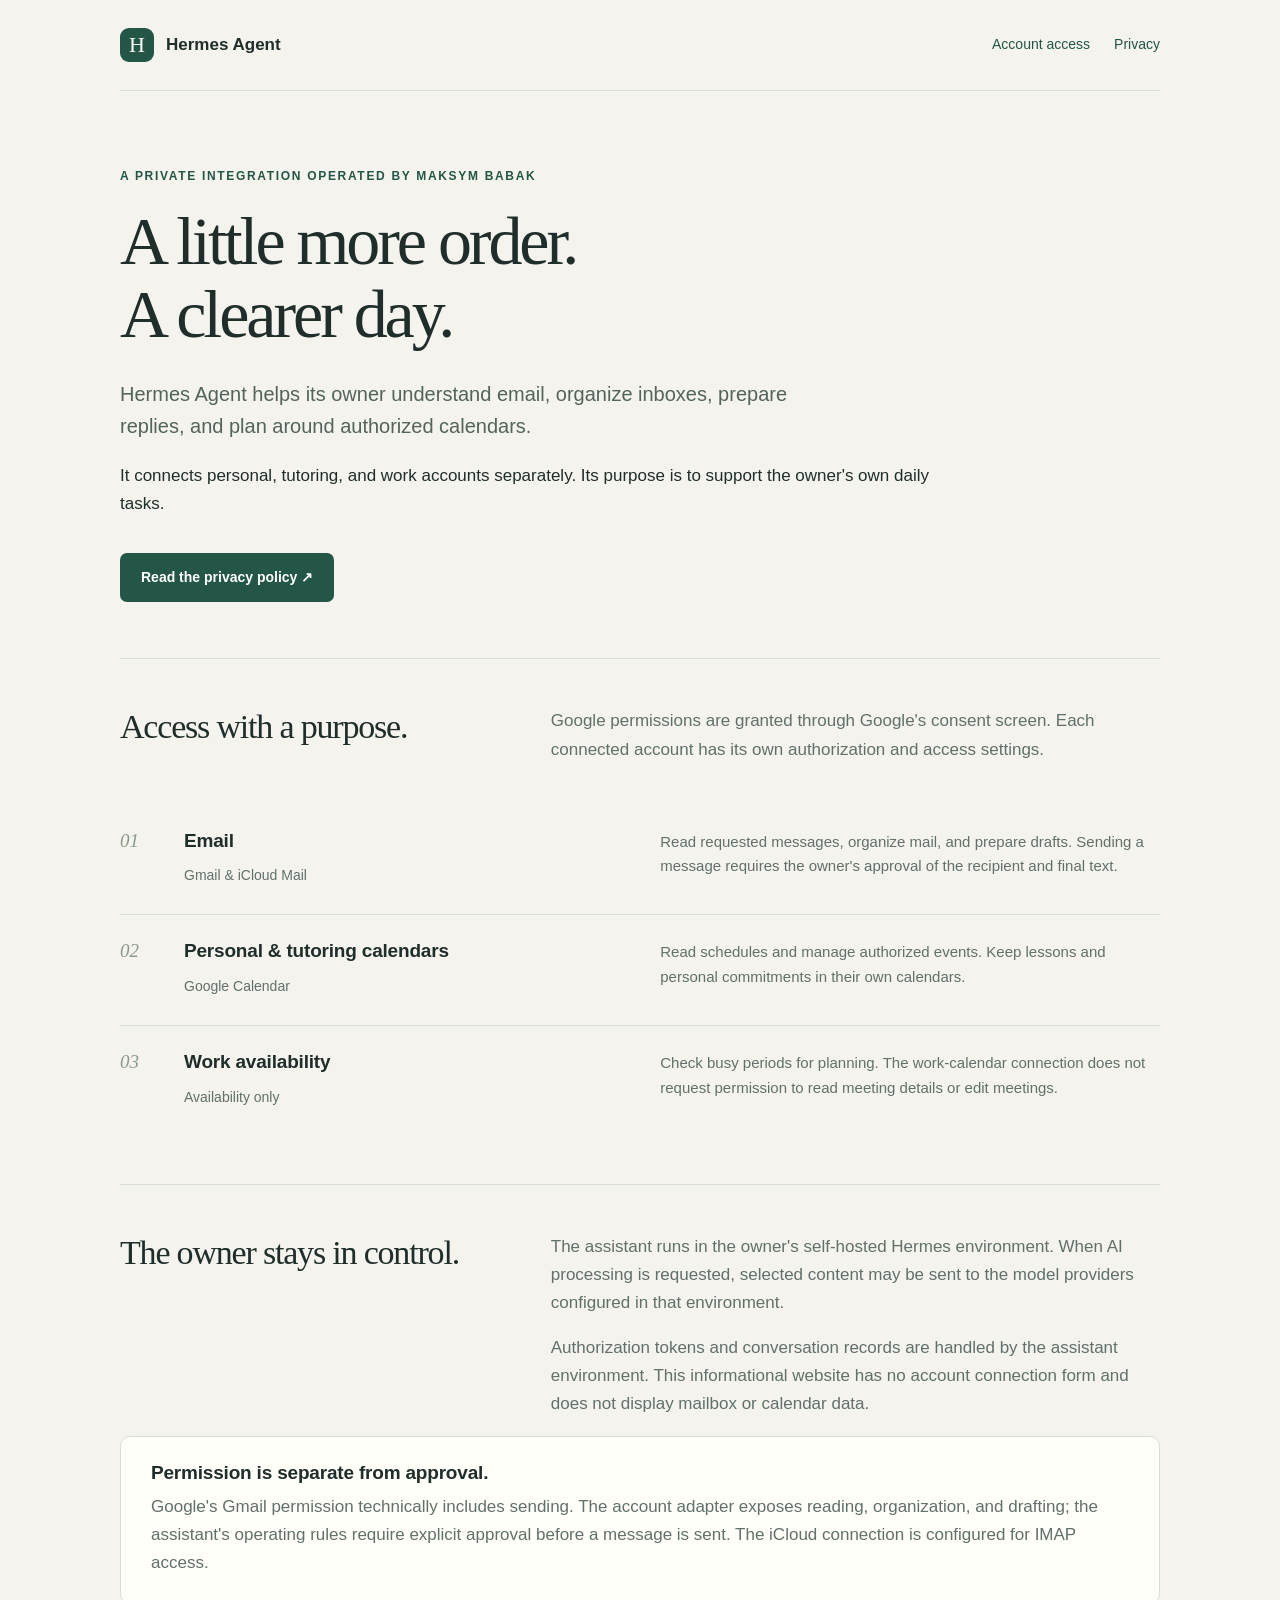
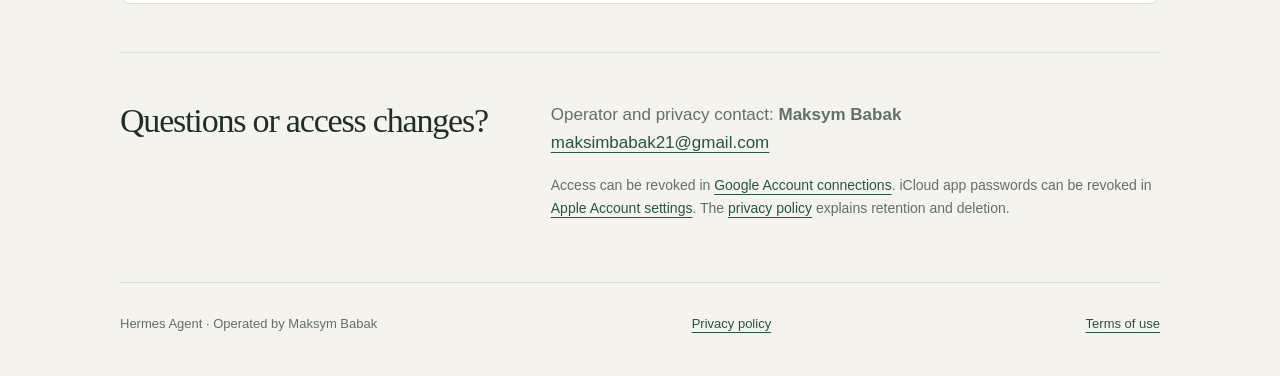
<file: index.html>
<!doctype html>
<html lang="en"><head><meta charset="utf-8"><meta name="viewport" content="width=device-width,initial-scale=1"><meta name="description" content="Hermes Agent is Maksym Babak's private assistant for authorized email and calendar tasks. Learn about its purpose, permissions, and privacy controls."><meta name="referrer" content="no-referrer"><title>Hermes Agent — Personal email & calendar assistant</title><link rel="icon" type="image/svg+xml" href="favicon.svg"><link rel="stylesheet" href="styles.css"></head>
<body><a class="skip" href="#main">Skip to content</a><div class="wrap">
<header class="header"><a class="brand" href="index.html"><span class="mark" aria-hidden="true">H</span>Hermes Agent</a><nav class="nav" aria-label="Main navigation"><a href="#access">Account access</a><a href="privacy.html">Privacy</a></nav></header>
<main id="main"><section class="hero"><div class="eyebrow">A private integration operated by Maksym Babak</div><h1>A little more order.<br>A clearer day.</h1><p class="lede">Hermes Agent helps its owner understand email, organize inboxes, prepare replies, and plan around authorized calendars.</p><p>It connects personal, tutoring, and work accounts separately. Its purpose is to support the owner's own daily tasks.</p><a class="button" href="privacy.html">Read the privacy policy <span aria-hidden="true">↗</span></a></section>
<section class="section" id="access"><div class="section-head"><h2>Access with a purpose.</h2><p>Google permissions are granted through Google's consent screen. Each connected account has its own authorization and access settings.</p></div><div class="rows">
<div class="row"><span class="num">01</span><div><h3>Email</h3><span class="small">Gmail & iCloud Mail</span></div><p>Read requested messages, organize mail, and prepare drafts. Sending a message requires the owner's approval of the recipient and final text.</p></div>
<div class="row"><span class="num">02</span><div><h3>Personal & tutoring calendars</h3><span class="small">Google Calendar</span></div><p>Read schedules and manage authorized events. Keep lessons and personal commitments in their own calendars.</p></div>
<div class="row"><span class="num">03</span><div><h3>Work availability</h3><span class="small">Availability only</span></div><p>Check busy periods for planning. The work-calendar connection does not request permission to read meeting details or edit meetings.</p></div>
</div></section>
<section class="section"><div class="section-head"><h2>The owner stays in control.</h2><div><p>The assistant runs in the owner's self-hosted Hermes environment. When AI processing is requested, selected content may be sent to the model providers configured in that environment.</p><p>Authorization tokens and conversation records are handled by the assistant environment. This informational website has no account connection form and does not display mailbox or calendar data.</p></div></div><div class="note"><h3>Permission is separate from approval.</h3><p>Google's Gmail permission technically includes sending. The account adapter exposes reading, organization, and drafting; the assistant's operating rules require explicit approval before a message is sent. The iCloud connection is configured for IMAP access.</p></div></section>
<section class="section"><div class="section-head"><h2>Questions or access changes?</h2><div><p>Operator and privacy contact: <strong>Maksym Babak</strong><br><a class="contact" href="mailto:maksimbabak21@gmail.com">maksimbabak21@gmail.com</a></p><p class="small">Access can be revoked in <a href="https://myaccount.google.com/connections">Google Account connections</a>. iCloud app passwords can be revoked in <a href="https://account.apple.com/">Apple Account settings</a>. The <a href="privacy.html#control">privacy policy</a> explains retention and deletion.</p></div></div></section></main>
<footer class="footer"><span>Hermes Agent · Operated by Maksym Babak</span><a href="privacy.html">Privacy policy</a><a href="terms.html">Terms of use</a></footer></div></body></html>
</file>
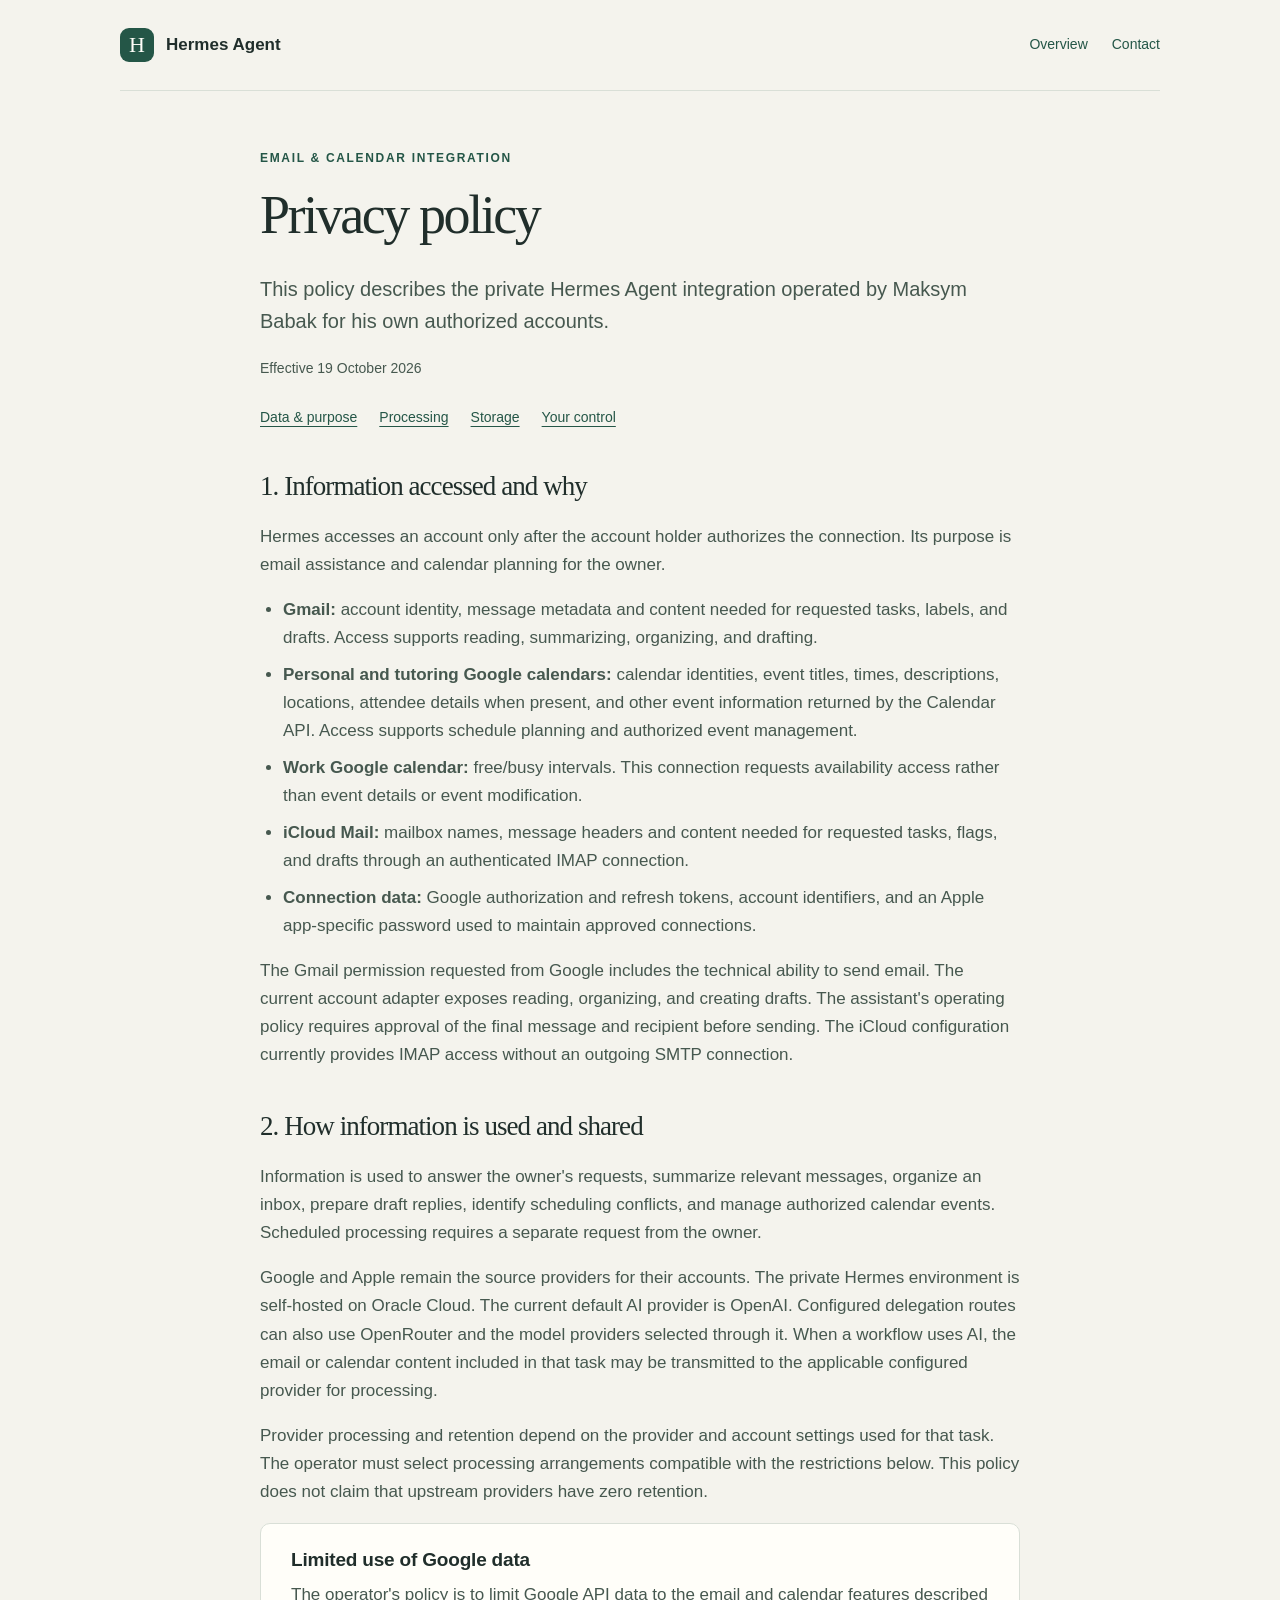
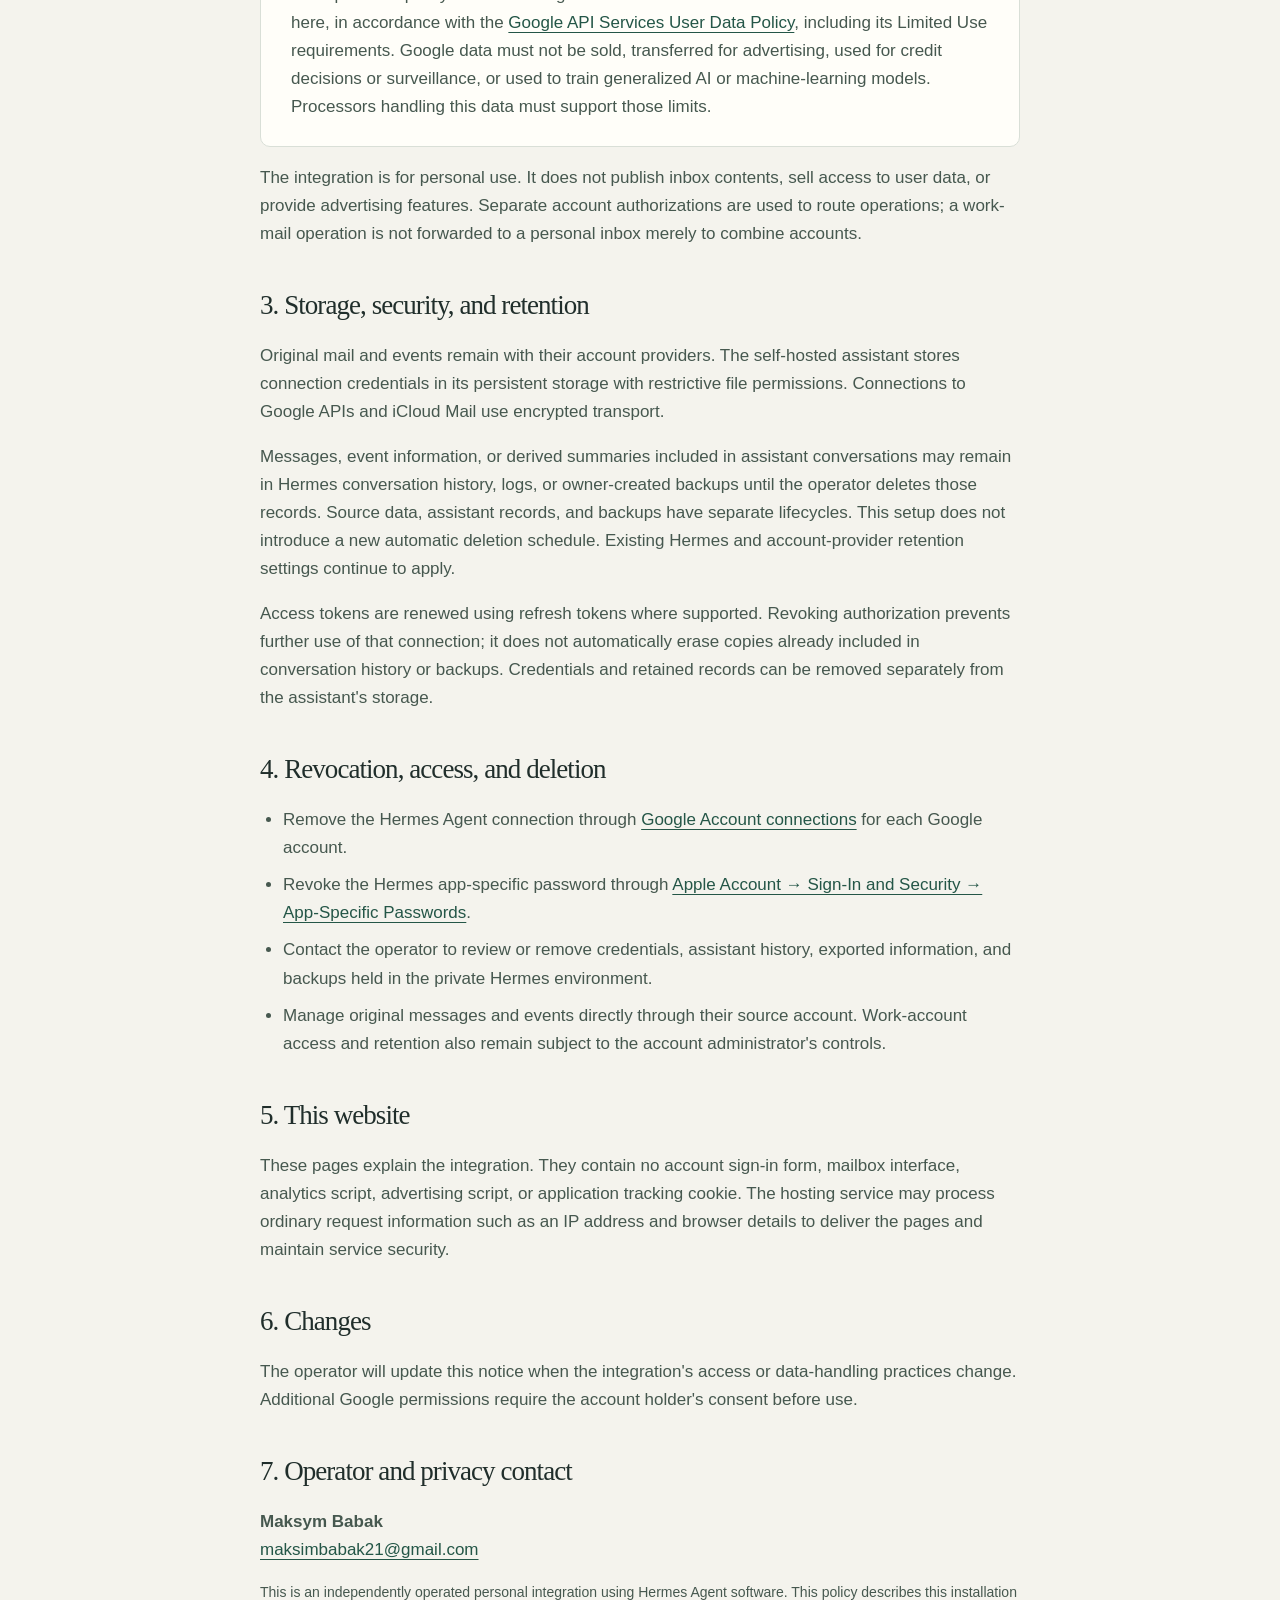
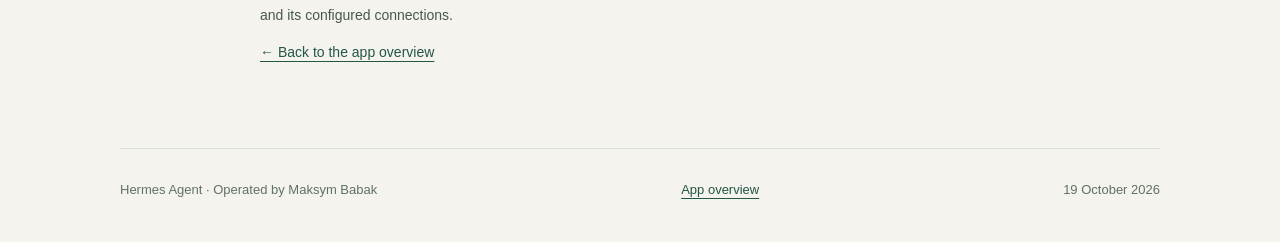
<file: privacy.html>
<!doctype html>
<html lang="en"><head><meta charset="utf-8"><meta name="viewport" content="width=device-width,initial-scale=1"><meta name="description" content="How Maksym Babak's private Hermes Agent integration accesses, uses, stores, and shares authorized email and calendar information."><meta name="referrer" content="no-referrer"><title>Privacy policy — Hermes Agent</title><link rel="icon" type="image/svg+xml" href="favicon.svg"><link rel="stylesheet" href="styles.css"></head>
<body><a class="skip" href="#main">Skip to content</a><div class="wrap"><header class="header"><a class="brand" href="index.html"><span class="mark" aria-hidden="true">H</span>Hermes Agent</a><nav class="nav" aria-label="Main navigation"><a href="index.html">Overview</a><a href="#contact">Contact</a></nav></header>
<main class="document" id="main"><div class="eyebrow">Email & calendar integration</div><h1>Privacy policy</h1><p class="lede">This policy describes the private Hermes Agent integration operated by Maksym Babak for his own authorized accounts.</p><p class="small">Effective 19 October 2026</p><nav class="toc" aria-label="Policy sections"><a href="#data">Data & purpose</a><a href="#processing">Processing</a><a href="#storage">Storage</a><a href="#control">Your control</a></nav>
<h2 id="data">1. Information accessed and why</h2><p>Hermes accesses an account only after the account holder authorizes the connection. Its purpose is email assistance and calendar planning for the owner.</p><ul><li><strong>Gmail:</strong> account identity, message metadata and content needed for requested tasks, labels, and drafts. Access supports reading, summarizing, organizing, and drafting.</li><li><strong>Personal and tutoring Google calendars:</strong> calendar identities, event titles, times, descriptions, locations, attendee details when present, and other event information returned by the Calendar API. Access supports schedule planning and authorized event management.</li><li><strong>Work Google calendar:</strong> free/busy intervals. This connection requests availability access rather than event details or event modification.</li><li><strong>iCloud Mail:</strong> mailbox names, message headers and content needed for requested tasks, flags, and drafts through an authenticated IMAP connection.</li><li><strong>Connection data:</strong> Google authorization and refresh tokens, account identifiers, and an Apple app-specific password used to maintain approved connections.</li></ul>
<p>The Gmail permission requested from Google includes the technical ability to send email. The current account adapter exposes reading, organizing, and creating drafts. The assistant's operating policy requires approval of the final message and recipient before sending. The iCloud configuration currently provides IMAP access without an outgoing SMTP connection.</p>
<h2 id="processing">2. How information is used and shared</h2><p>Information is used to answer the owner's requests, summarize relevant messages, organize an inbox, prepare draft replies, identify scheduling conflicts, and manage authorized calendar events. Scheduled processing requires a separate request from the owner.</p><p>Google and Apple remain the source providers for their accounts. The private Hermes environment is self-hosted on Oracle Cloud. The current default AI provider is OpenAI. Configured delegation routes can also use OpenRouter and the model providers selected through it. When a workflow uses AI, the email or calendar content included in that task may be transmitted to the applicable configured provider for processing.</p><p>Provider processing and retention depend on the provider and account settings used for that task. The operator must select processing arrangements compatible with the restrictions below. This policy does not claim that upstream providers have zero retention.</p><div class="note"><h3>Limited use of Google data</h3><p>The operator's policy is to limit Google API data to the email and calendar features described here, in accordance with the <a href="https://developers.google.com/terms/api-services-user-data-policy">Google API Services User Data Policy</a>, including its Limited Use requirements. Google data must not be sold, transferred for advertising, used for credit decisions or surveillance, or used to train generalized AI or machine-learning models. Processors handling this data must support those limits.</p></div>
<p>The integration is for personal use. It does not publish inbox contents, sell access to user data, or provide advertising features. Separate account authorizations are used to route operations; a work-mail operation is not forwarded to a personal inbox merely to combine accounts.</p>
<h2 id="storage">3. Storage, security, and retention</h2><p>Original mail and events remain with their account providers. The self-hosted assistant stores connection credentials in its persistent storage with restrictive file permissions. Connections to Google APIs and iCloud Mail use encrypted transport.</p><p>Messages, event information, or derived summaries included in assistant conversations may remain in Hermes conversation history, logs, or owner-created backups until the operator deletes those records. Source data, assistant records, and backups have separate lifecycles. This setup does not introduce a new automatic deletion schedule. Existing Hermes and account-provider retention settings continue to apply.</p><p>Access tokens are renewed using refresh tokens where supported. Revoking authorization prevents further use of that connection; it does not automatically erase copies already included in conversation history or backups. Credentials and retained records can be removed separately from the assistant's storage.</p>
<h2 id="control">4. Revocation, access, and deletion</h2><ul><li>Remove the Hermes Agent connection through <a href="https://myaccount.google.com/connections">Google Account connections</a> for each Google account.</li><li>Revoke the Hermes app-specific password through <a href="https://account.apple.com/">Apple Account → Sign-In and Security → App-Specific Passwords</a>.</li><li>Contact the operator to review or remove credentials, assistant history, exported information, and backups held in the private Hermes environment.</li><li>Manage original messages and events directly through their source account. Work-account access and retention also remain subject to the account administrator's controls.</li></ul>
<h2>5. This website</h2><p>These pages explain the integration. They contain no account sign-in form, mailbox interface, analytics script, advertising script, or application tracking cookie. The hosting service may process ordinary request information such as an IP address and browser details to deliver the pages and maintain service security.</p>
<h2>6. Changes</h2><p>The operator will update this notice when the integration's access or data-handling practices change. Additional Google permissions require the account holder's consent before use.</p>
<h2 id="contact">7. Operator and privacy contact</h2><p><strong>Maksym Babak</strong><br><a class="contact" href="mailto:maksimbabak21@gmail.com">maksimbabak21@gmail.com</a></p><p class="small">This is an independently operated personal integration using Hermes Agent software. This policy describes this installation and its configured connections.</p><p class="back"><a href="index.html">← Back to the app overview</a></p></main><footer class="footer"><span>Hermes Agent · Operated by Maksym Babak</span><a href="index.html">App overview</a><span>19 October 2026</span></footer></div></body></html>
</file>
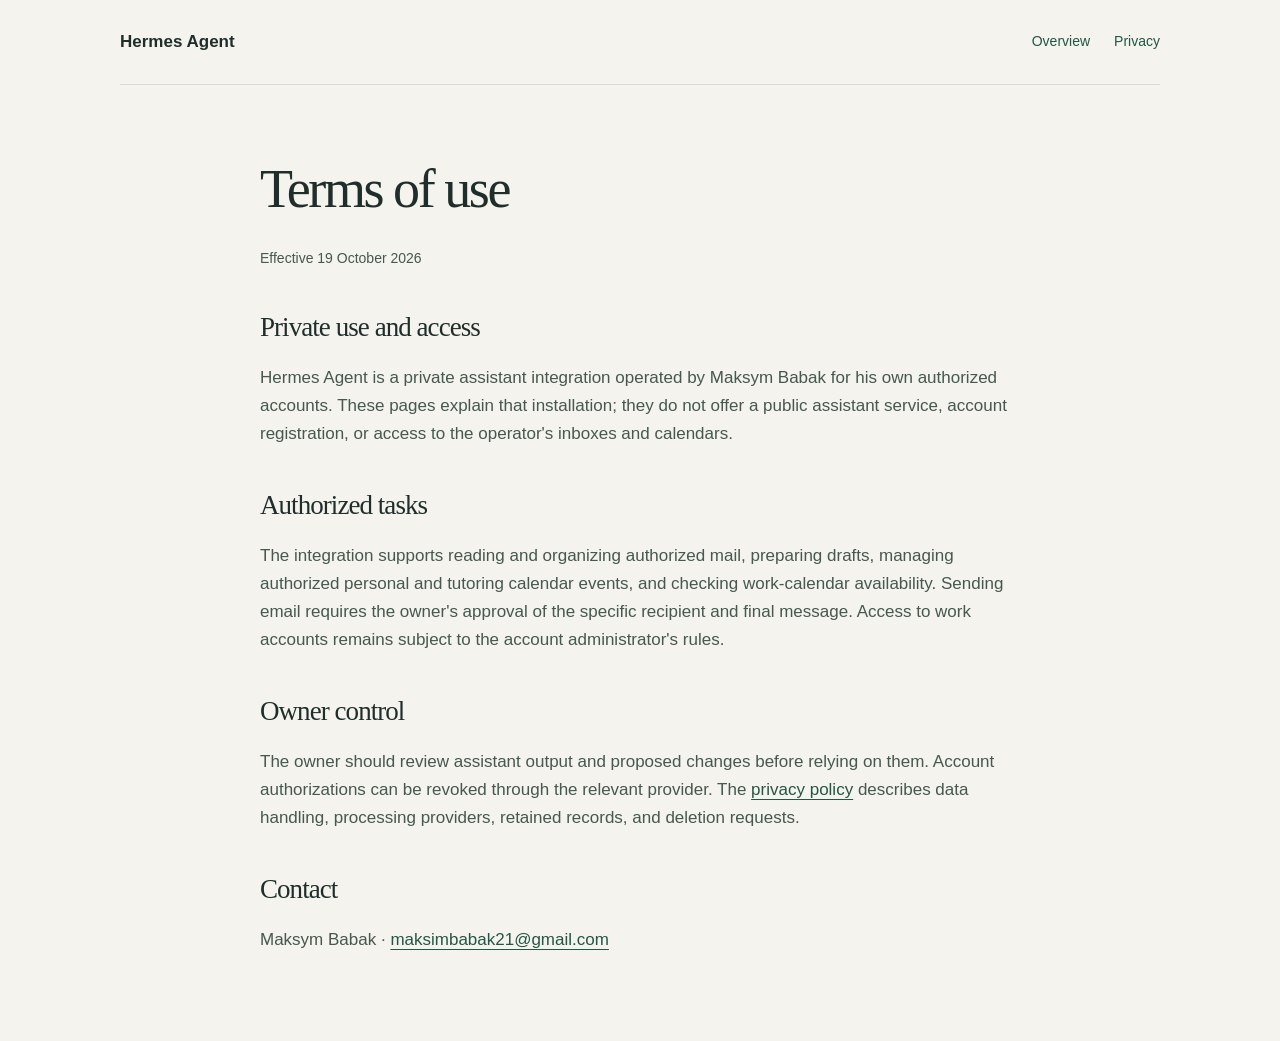
<file: terms.html>
<!doctype html><html lang="en"><head><meta charset="utf-8"><meta name="viewport" content="width=device-width,initial-scale=1"><title>Terms of use — Hermes Agent</title><link rel="stylesheet" href="styles.css"><link rel="icon" href="favicon.svg" type="image/svg+xml"></head><body><div class="wrap"><header class="header"><a class="brand" href="index.html">Hermes Agent</a><nav class="nav"><a href="index.html">Overview</a><a href="privacy.html">Privacy</a></nav></header><main class="document"><h1>Terms of use</h1><p class="small">Effective 19 October 2026</p><h2>Private use and access</h2><p>Hermes Agent is a private assistant integration operated by Maksym Babak for his own authorized accounts. These pages explain that installation; they do not offer a public assistant service, account registration, or access to the operator's inboxes and calendars.</p><h2>Authorized tasks</h2><p>The integration supports reading and organizing authorized mail, preparing drafts, managing authorized personal and tutoring calendar events, and checking work-calendar availability. Sending email requires the owner's approval of the specific recipient and final message. Access to work accounts remains subject to the account administrator's rules.</p><h2>Owner control</h2><p>The owner should review assistant output and proposed changes before relying on them. Account authorizations can be revoked through the relevant provider. The <a href="privacy.html">privacy policy</a> describes data handling, processing providers, retained records, and deletion requests.</p><h2>Contact</h2><p>Maksym Babak · <a href="mailto:maksimbabak21@gmail.com">maksimbabak21@gmail.com</a></p></main></div></body></html>
</file>
<file: styles.css>
:root{color-scheme:light;--ink:#202e2b;--muted:#61706b;--green:#245647;--paper:#f4f3ed;--line:#d9dfd7;--white:#fffef9}*{box-sizing:border-box}html{scroll-behavior:smooth}body{margin:0;background:var(--paper);color:var(--ink);font:17px/1.65 -apple-system,BlinkMacSystemFont,"Segoe UI",sans-serif}a{color:var(--green);text-underline-offset:4px}a:hover{text-decoration-thickness:2px}a:focus-visible{outline:3px solid #bb824a;outline-offset:5px;border-radius:2px}.wrap{width:min(1040px,calc(100% - 48px));margin:auto}.review{padding:10px 24px;text-align:center;background:#e5e9dc;color:#405341;font-size:12px;letter-spacing:.06em}.header{display:flex;justify-content:space-between;align-items:center;gap:24px;padding:28px 0;border-bottom:1px solid var(--line)}.brand{display:flex;align-items:center;gap:12px;text-decoration:none;font-weight:650;color:var(--ink)}.mark{display:grid;place-items:center;width:34px;height:34px;background:var(--green);color:var(--white);border-radius:9px;font:22px Georgia,serif}.nav{display:flex;gap:24px;font-size:14px}.nav a{text-decoration:none}.eyebrow{font-size:12px;text-transform:uppercase;letter-spacing:.14em;color:var(--green);font-weight:650}.hero{padding:76px 0 56px;max-width:830px}h1,h2,h3{line-height:1.15;letter-spacing:-.035em}h1{font:normal clamp(40px,6vw,68px)/1.07 Georgia,"Times New Roman",serif;margin:18px 0 28px;letter-spacing:-.045em}h2{font:normal 34px/1.18 Georgia,"Times New Roman",serif;margin:0 0 20px}h3{font-size:19px;letter-spacing:-.01em;margin:0 0 10px}.lede{font-size:20px;line-height:1.6;color:#52645c;max-width:720px}.button{display:inline-block;background:var(--green);color:#fff;text-decoration:none;padding:13px 21px;border-radius:7px;font-size:14px;font-weight:600;margin-top:18px}.section{padding:48px 0;border-top:1px solid var(--line)}.section-head{display:grid;grid-template-columns:1fr 1.6fr;gap:50px;align-items:start}.section-head p{margin-top:0;color:var(--muted)}.rows{margin-top:24px}.row{display:grid;grid-template-columns:42px 1fr 1.1fr;gap:22px;padding:25px 0;border-bottom:1px solid var(--line)}.row:last-child{border-bottom:0}.num{font:italic 19px Georgia,serif;color:#8a998b}.row p{margin:0;color:var(--muted);font-size:15px}.note{padding:25px 30px;border:1px solid var(--line);border-radius:10px;background:var(--white)}.note p{margin:8px 0 0;color:var(--muted)}.small{font-size:14px;color:var(--muted)}.footer{padding:30px 0 42px;border-top:1px solid var(--line);display:flex;justify-content:space-between;gap:24px;font-size:13px;color:var(--muted)}.document{max-width:760px;margin:0 auto;padding:58px 0 70px}.document h1{font-size:54px}.document h2{font-size:27px;margin-top:42px}.document p,.document li{color:#46584f}.document ul{padding-left:23px}.document li{margin:9px 0}.toc{display:flex;flex-wrap:wrap;gap:10px 22px;margin:26px 0 38px;font-size:14px}.back{font-size:14px}.contact{overflow-wrap:anywhere}code{font-size:.85em;background:#e7ebe2;padding:3px 6px;border-radius:4px}.skip{position:absolute;left:-9999px}.skip:focus{left:20px;top:16px;z-index:10;background:white;padding:10px}@media(max-width:650px){body{font-size:16px}.wrap{width:calc(100% - 36px)}.header{padding:21px 0;gap:12px}.nav{gap:16px;font-size:13px}.hero{padding:48px 0 36px}.lede{font-size:18px}.section{padding:34px 0}.section-head{grid-template-columns:1fr;gap:8px}h2{font-size:29px}.row{grid-template-columns:24px 1fr;gap:14px}.row p{grid-column:2}.note{padding:22px}.footer{flex-direction:column;gap:8px}.document{padding-top:38px}.document h1{font-size:43px}.review{font-size:10px;padding:9px 16px}}
</file>
